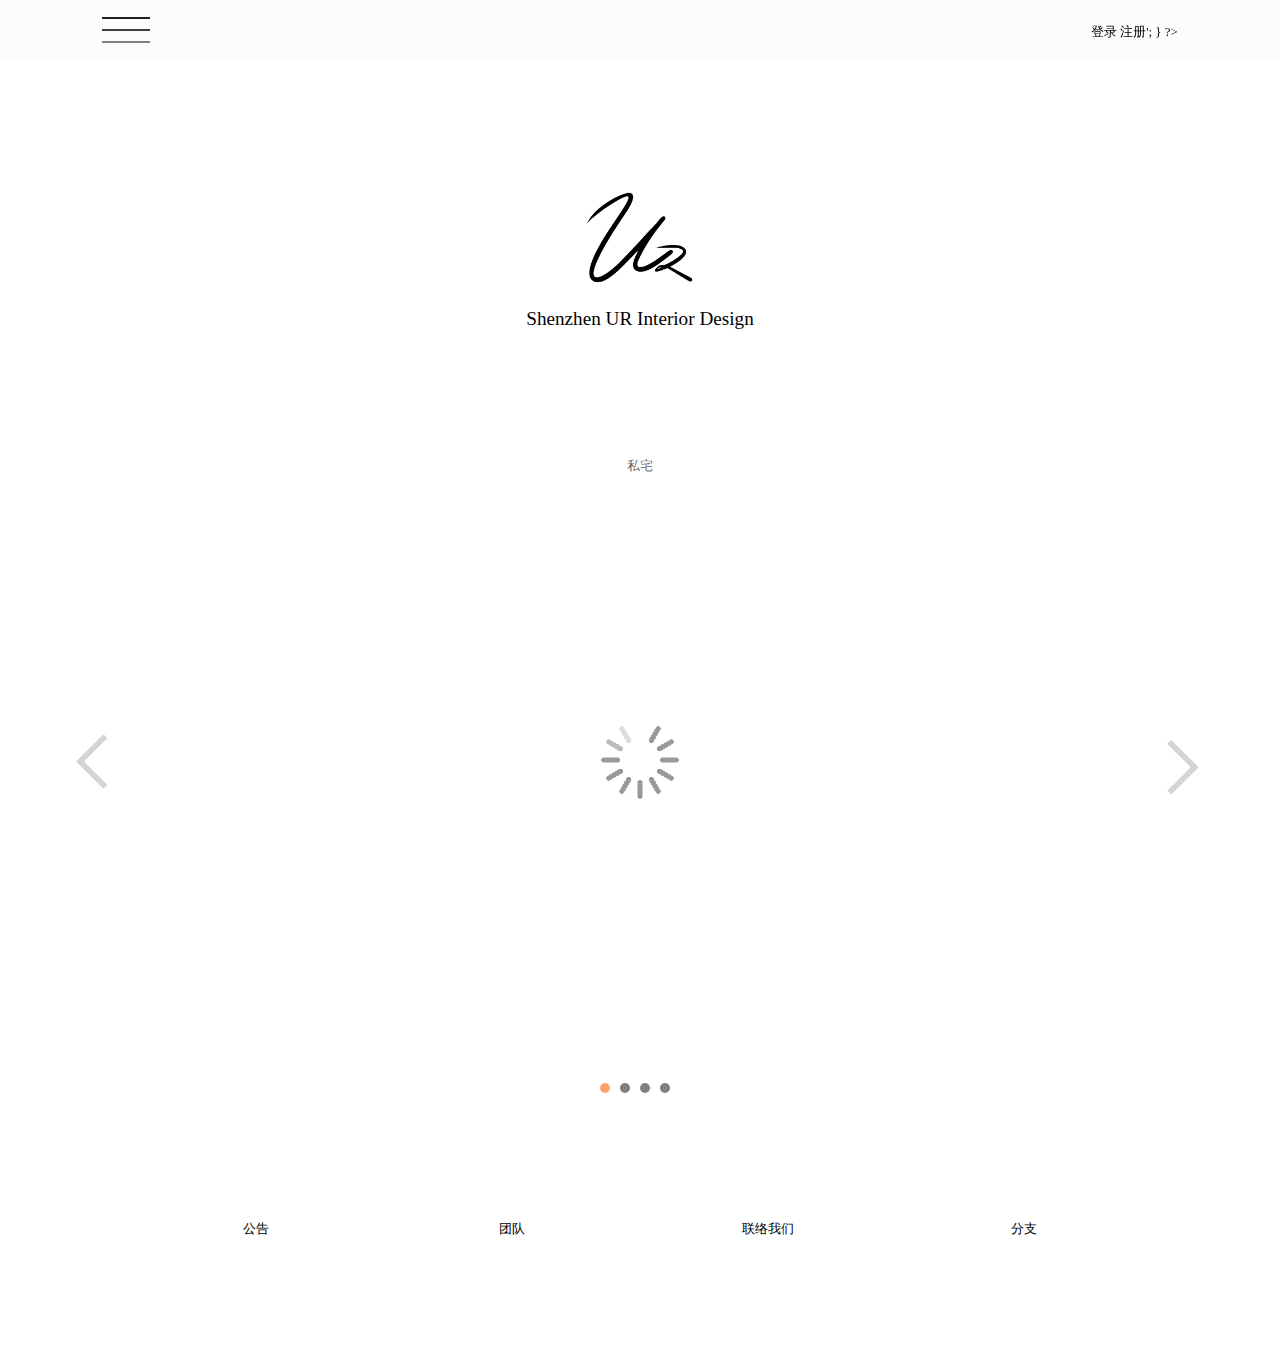
<file: index.html>
<!DOCTYPE html>
<html>
<head>
	<title>UrDesign&nbsp&nbsp|&nbsp&nbsp深圳有仁室内设计</title>
	<meta charset="utf-8">
	<meta name="description" content="深圳友仁设计">
	<meta name="keywords" content="urdesign">
    <meta name="viewport" content="width=device-width,initial-scale=1" />
    <!-- show icon -->
    <link rel="shortcut icon" href="../favicon.ico">
	<!-- Site CSS -->
	<link rel="stylesheet" type="text/css" href="css/cIndex.css">
	<!-- Site js -->
	<script src="js/jslib.js"></script>
	<script src="js/jsindex.js"></script>
</head>

<body>
    <nav>
        <div class="sCanvas" id="sCanvas">
            <canvas id="myCanvas" width="48px" height="48px" 
                onmouseover="displayUl();">
            </canvas>
            <ul id="downUl" onmouseout="hideUl()">
                <li onclick="signOut();">退出</li>
            </ul>
            <div class="clear"></div>
        </div>
        <span class="sRight">
            <?php
            session_start();
            if(isset($_SESSION['username'])) {
                // 已登录
                $username=$_SESSION['username'];
                echo "Hello, "."$username"." !";
            }else {
                // 未登录
                echo '<a href="../views/signIn.html">登录</a> <a href="../views/signUp.html">注册</a>';
            }
            ?>
        </span>
        <div class="clear"></div>
    </nav>
    <div class="blank-div"></div>
    <div class="top-decoration" id="logo-ontop-div">
        <a href="index.html">
            <img class="top-decoration" id="logo-ontop" alt="Logo" src="images/logo-black.png" />
        </a>
    </div>
    <div class="top-text" id="top-text-div">
        <p class="top-text">Shenzhen UR Interior Design</p>
    </div>
    <div class="blank-div"></div>

    <div class="mid-max-div" id="mid-max-div">
        <div class="arrow-div" id="arrow-left-div">
            <img class="arrow" id="arrow-left" alt="arrow-left" 
            src="images/arrow-left.jpg" onclick="prePic()" 
            onmouseover="mouseOver()" onmouseout="mouseOut()" />
        </div>
        <div class="mid-container" id="mid-container">
            <p class="mid-text" id="mid-text">私宅/别墅</p>
            <div class="mid-pics-div" id="mid-pics-div"
                onmouseover="mouseOver()" onmouseout="mouseOut()">
                <!-- <img class="mid-pics" id="mid-pic" 
                    alt="私宅" src="images/1.私宅.jpg" /> -->
                <a href="views/exhibition.html">    
                <img class="mid-pics" id="mid-pic" 
                    alt="私宅" src="images/1.jpg" />
                </a>
                <img class="loadingPic" id="loadingPic"
                    alt="loading..." src="images/loading.gif"
                    style="display:none" />
            </div>
        </div>
        <div class="arrow-div" id="arrow-right-div">
            <img class="arrow" id="arrow-right" alt="arrow-right" 
            src="images/arrow-right.jpg" onclick="nextPic()"
            onmouseover="mouseOver()" onmouseout="mouseOut()" />
        </div>
        <div class="clear"></div>
    </div/>
    <!-- picIndex -->
    <ul class="focusBox">
        <li onclick="showPic(1)"></li>
        <li onclick="showPic(2)"></li>
        <li onclick="showPic(3)"></li>
        <li onclick="showPic(4)"></li>
        <div class="clear"></li>
    </ul>
    <div class="blank-div"></div>

    <footer class="footer">
        <ul class="footer">
            <li><a href="views/announcement.html">公告</a></li>
            <li><a href="views/team.html">团队</a></li>
            <li><a href="views/contactUs.html">联络我们</a></li>
            <li><a href="views/branch.html">分支</a></li>
        </ul>
    </footer>
</body>
</head>
</html>
</file>
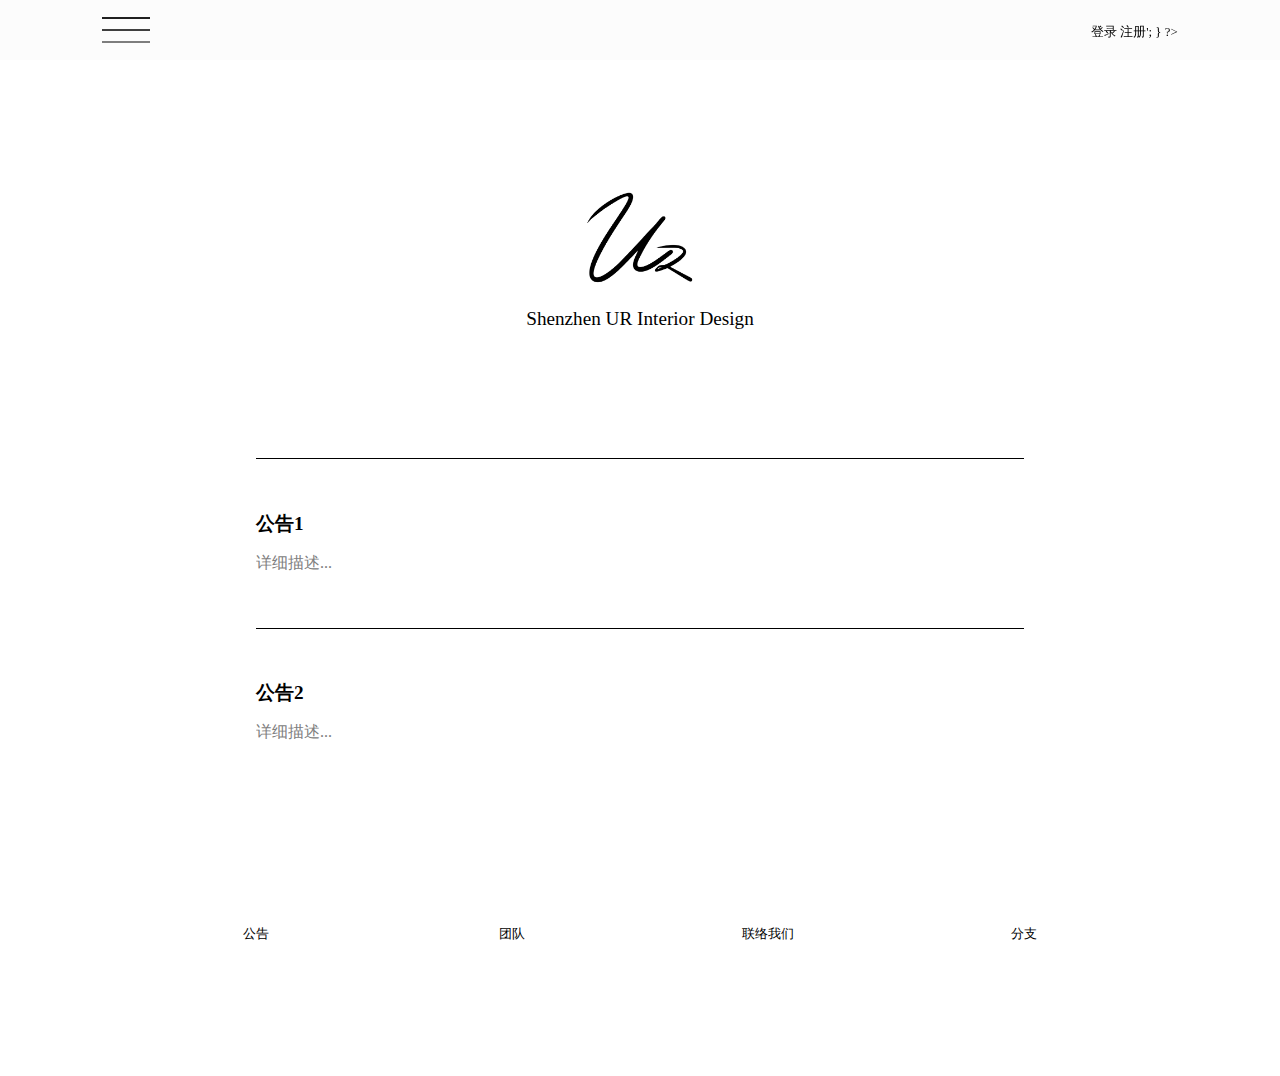
<file: views/announcement.html>
<!DOCTYPE html>
<html>
<head>
    <title>Announcement&nbsp&nbsp|&nbsp&nbspUrDesign</title>
    <meta charset="utf-8">
    <meta name="viewport" content="width=device-width,initial-scale=1" />
    <!-- show icon -->
    <link rel="shortcut icon" href="../favicon.ico">
	<!-- Site CSS -->
	<link rel="stylesheet" type="text/css" href="../css/cIndex.css">
	<link rel="stylesheet" type="text/css" href="../css/cAnnouncement.css">
	<!-- Site js -->
	<script src="../js/jslib.js"></script>
	<script src="../js/jsurdesign.js"></script>
</head>
<body>
    <nav>
        <div class="sCanvas" id="sCanvas">
            <canvas id="myCanvas" width="48px" height="48px" 
                onmouseover="displayUl();">
            </canvas>
            <ul id="downUl" onmouseout="hideUl()">
                <li onclick="signOut();">退出</li>
            </ul>
            <div class="clear"></div>
        </div>
        <span class="sRight">
            <?php
            session_start();
            if(isset($_SESSION['username'])) {
                // 已登录
                $username=$_SESSION['username'];
                echo "Hello, "."$username"." !";
            }else {
                // 未登录
                echo '<a href="../views/signIn.html">登录</a> <a href="../views/signUp.html">注册</a>';
            }
            ?>
        </span>
        <div class="clear"></div>
    </nav>
    <div class="blank-div"></div>
    <div class="top-decoration" id="logo-ontop-div">
        <a href="../index.html">
            <img class="top-decoration" id="logo-ontop" alt="Logo" src="../images/logo-black.png" />
        </a>
    </div>
    <div class="top-text" id="top-text-div">
        <p class="top-text">Shenzhen UR Interior Design</p>
    </div>
    <div class="blank-div"></div>

    <!-- content -->
    <div class="content">
        <div class="announcement">
            <h1>公告1</h1>
            <p>
                详细描述...
            </p>
        </div>
        <div class="announcement">
            <h1>公告2</h1>
            <p>
                详细描述...
            </p>
        </div>
    </div>

    <div class="blank-div"></div>

    <!-- footer -->
    <footer class="footer">
        <ul class="footer">
            <li><a href="announcement.html">公告</a></li>
            <li><a href="team.html">团队</a></li>
            <li><a href="contactUs.html">联络我们</a></li>
            <li><a href="branch.html">分支</a></li>
        </ul>
    </footer>
</body>
</html>
</file>
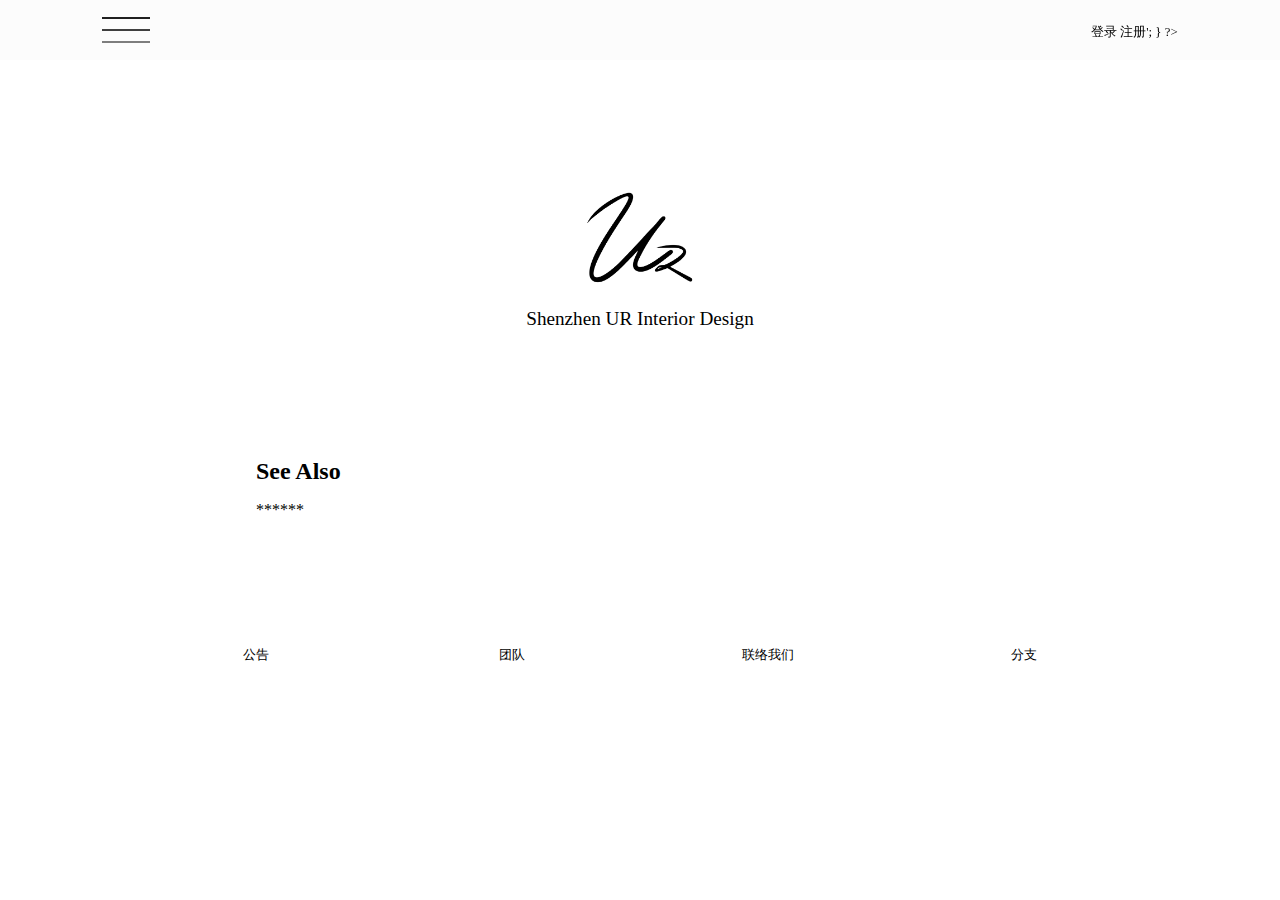
<file: views/branch.html>
<!DOCTYPE html>
<html>
<head>
    <title>Branch&nbsp&nbsp|&nbsp&nbspUrDesign</title>
    <meta charset="utf-8">
    <meta name="viewport" content="width=device-width,initial-scale=1" />
    <!-- show icon -->
    <link rel="shortcut icon" href="../favicon.ico">
	<!-- Site CSS -->
	<link rel="stylesheet" type="text/css" href="../css/cIndex.css">
	<link rel="stylesheet" type="text/css" href="../css/cBranch.css">
	<!-- Site js -->
	<script src="../js/jslib.js"></script>
	<script src="../js/jsurdesign.js"></script>
</head>
<body>
    <nav>
        <div class="sCanvas" id="sCanvas">
            <canvas id="myCanvas" width="48px" height="48px" 
                onmouseover="displayUl();">
            </canvas>
            <ul id="downUl" onmouseout="hideUl()">
                <li onclick="signOut();">退出</li>
            </ul>
            <div class="clear"></div>
        </div>
        <span class="sRight">
            <?php
            session_start();
            if(isset($_SESSION['username'])) {
                // 已登录
                $username=$_SESSION['username'];
                echo "Hello, "."$username"." !";
            }else {
                // 未登录
                echo '<a href="../views/signIn.html">登录</a> <a href="../views/signUp.html">注册</a>';
            }
            ?>
        </span>
        <div class="clear"></div>
    </nav>
    <div class="blank-div"></div>
    <div class="top-decoration" id="logo-ontop-div">
        <a href="../index.html">
            <img class="top-decoration" id="logo-ontop" alt="Logo" src="../images/logo-black.png" />
        </a>
    </div>
    <div class="top-text" id="top-text-div">
        <p class="top-text">Shenzhen UR Interior Design</p>
    </div>
    <div class="blank-div"></div>

    <!-- content -->
    <div class="content">
        <h1>See Also</h1>
        <p>******</p>
    </div>

    <div class="blank-div"></div>

    <!-- footer -->
    <footer class="footer">
        <ul class="footer">
            <li><a href="announcement.html">公告</a></li>
            <li><a href="team.html">团队</a></li>
            <li><a href="contactUs.html">联络我们</a></li>
            <li><a href="branch.html">分支</a></li>
        </ul>
    </footer>
</body>
</html>
</file>
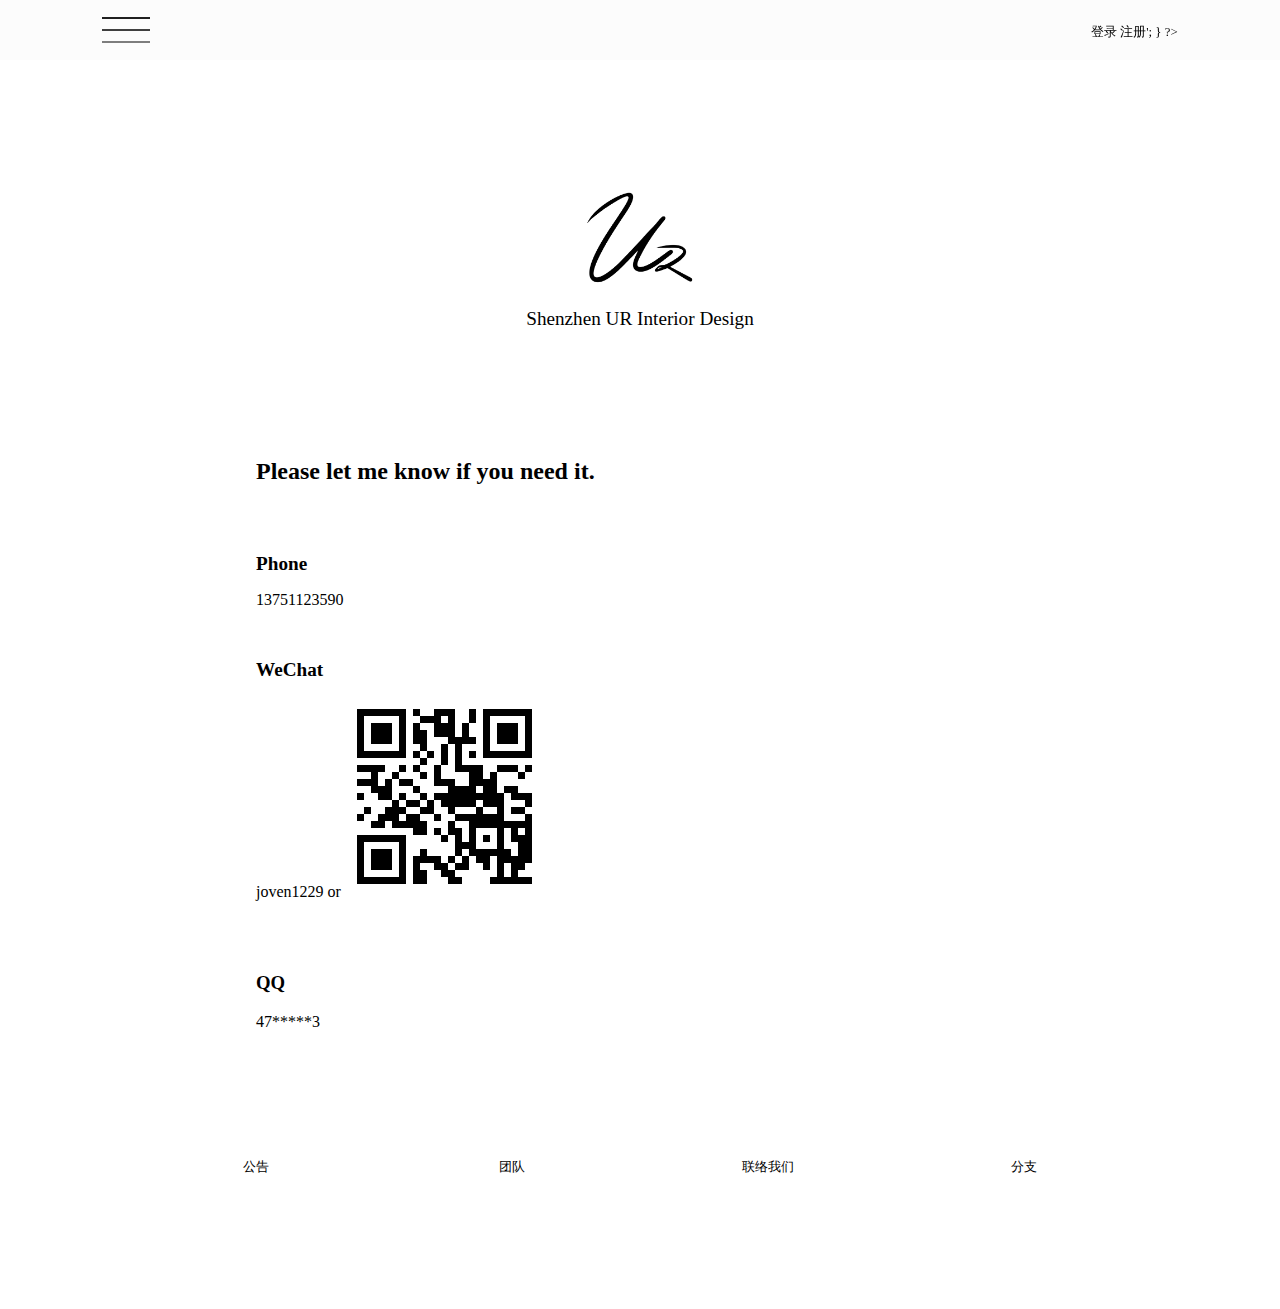
<file: views/contactUs.html>
<!DOCTYPE html>
<html>
<head>
    <title>Contact Us&nbsp&nbsp|&nbsp&nbspUrDesign</title>
    <meta charset="utf-8">
    <meta name="viewport" content="width=device-width,initial-scale=1" />
    <!-- show icon -->
    <link rel="shortcut icon" href="../favicon.ico">
	<!-- Site CSS -->
	<link rel="stylesheet" type="text/css" href="../css/cIndex.css">
	<link rel="stylesheet" type="text/css" href="../css/cContactUs.css">
	<!-- Site js -->
	<script src="../js/jslib.js"></script>
	<script src="../js/jsurdesign.js"></script>
</head>
<body>
    <nav>
        <div class="sCanvas" id="sCanvas">
            <canvas id="myCanvas" width="48px" height="48px" 
                onmouseover="displayUl();">
            </canvas>
            <ul id="downUl" onmouseout="hideUl()">
                <li onclick="signOut();">退出</li>
            </ul>
            <div class="clear"></div>
        </div>
        <span class="sRight">
            <?php
            session_start();
            if(isset($_SESSION['username'])) {
                // 已登录
                $username=$_SESSION['username'];
                echo "Hello, "."$username"." !";
            }else {
                // 未登录
                echo '<a href="../views/signIn.html">登录</a> <a href="../views/signUp.html">注册</a>';
            }
            ?>
        </span>
        <div class="clear"></div>
    </nav>
    <div class="blank-div"></div>
    <div class="top-decoration" id="logo-ontop-div">
        <a href="../index.html">
            <img class="top-decoration" id="logo-ontop" alt="Logo" src="../images/logo-black.png" />
        </a>
    </div>
    <div class="top-text" id="top-text-div">
        <p class="top-text">Shenzhen UR Interior Design</p>
    </div>
    <div class="blank-div"></div>

    <!-- content -->
    <div class="content">
        <h1>Please let me know if you need it.</h1>
        <br /><br />
        <h2>Phone</h2>
        <p>13751123590</p>
        <br />
        <h2>WeChat</h2>
        <p>
            joven1229 or 
            <span><img src="../images/wechatQR.png" alt="QRCode" /></span>
        </p>
        <br /><br />
        <h3>QQ</h3>
        <p>47*****3</p>
    </div>

    <div class="blank-div"></div>

    <!-- footer -->
    <footer class="footer">
        <ul class="footer">
            <li><a href="announcement.html">公告</a></li>
            <li><a href="team.html">团队</a></li>
            <li><a href="contactUs.html">联络我们</a></li>
            <li><a href="branch.html">分支</a></li>
        </ul>
    </footer>
</body>
</html>
</file>
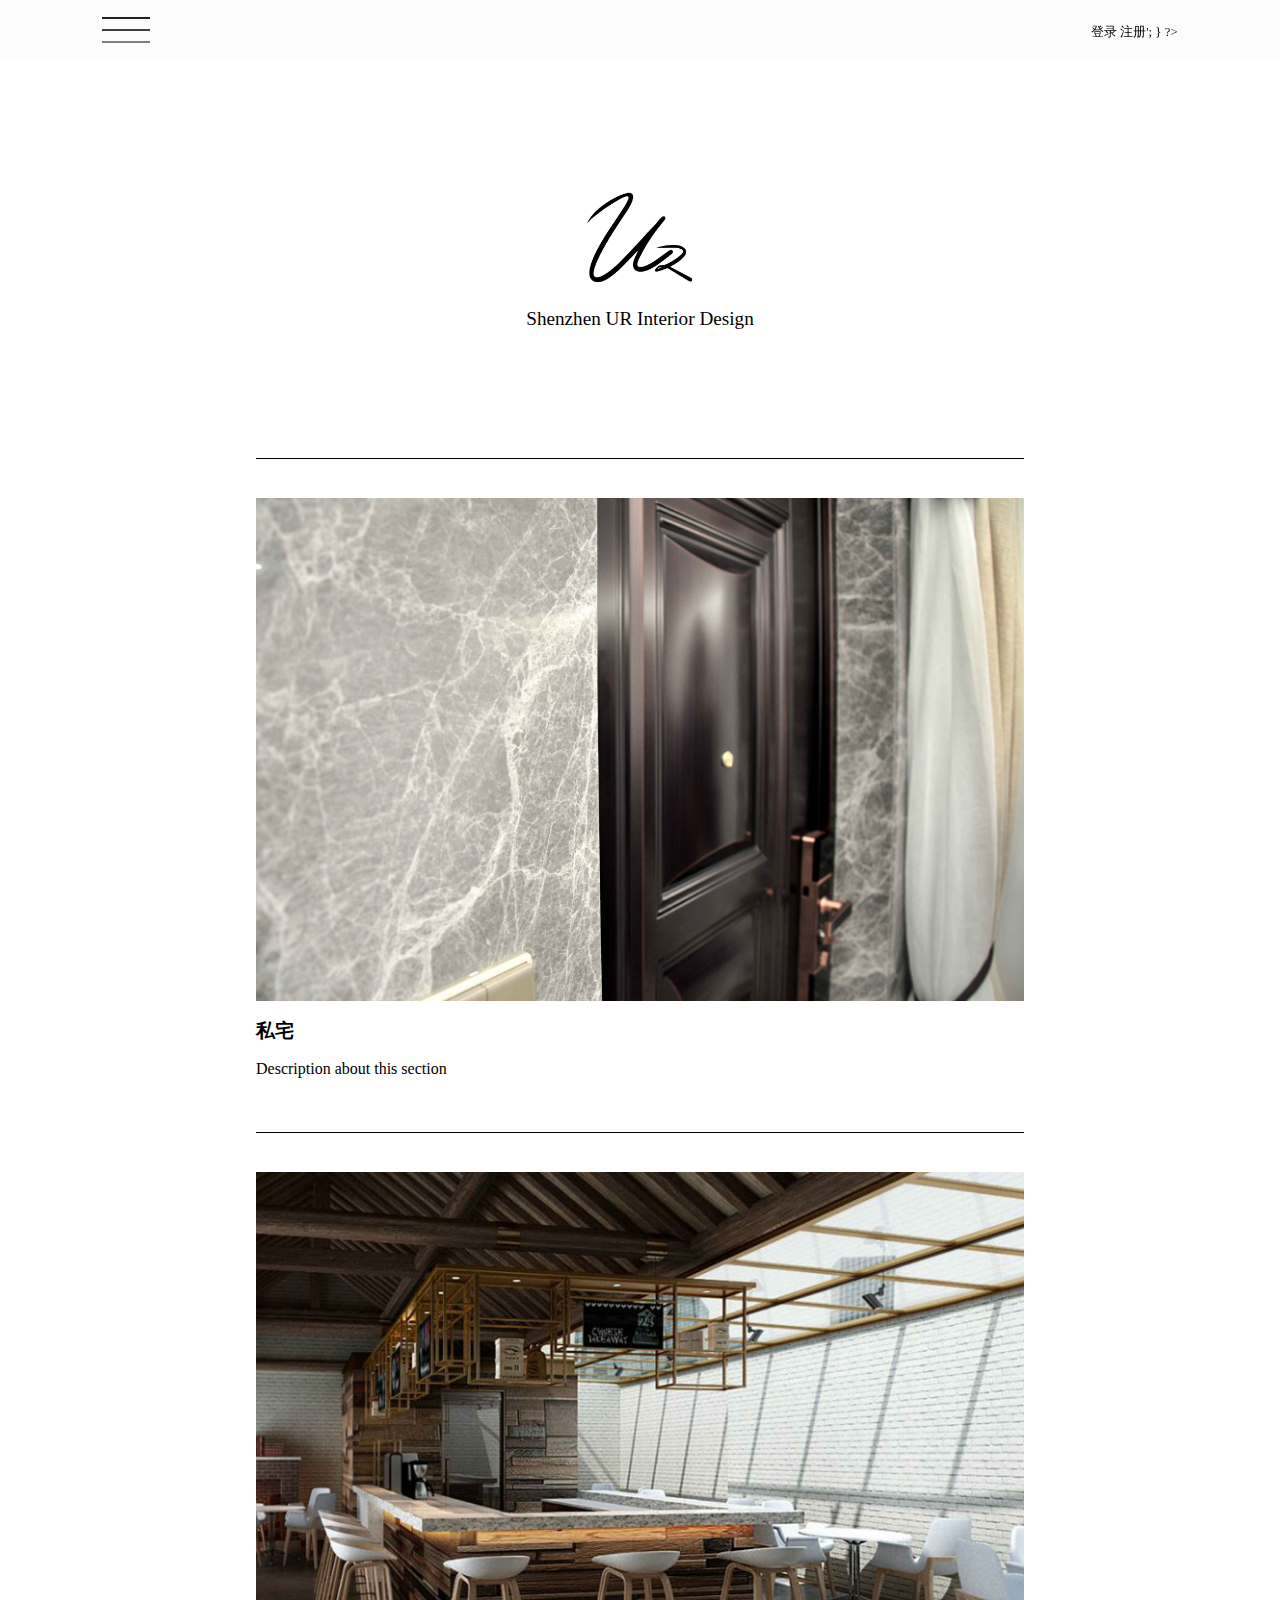
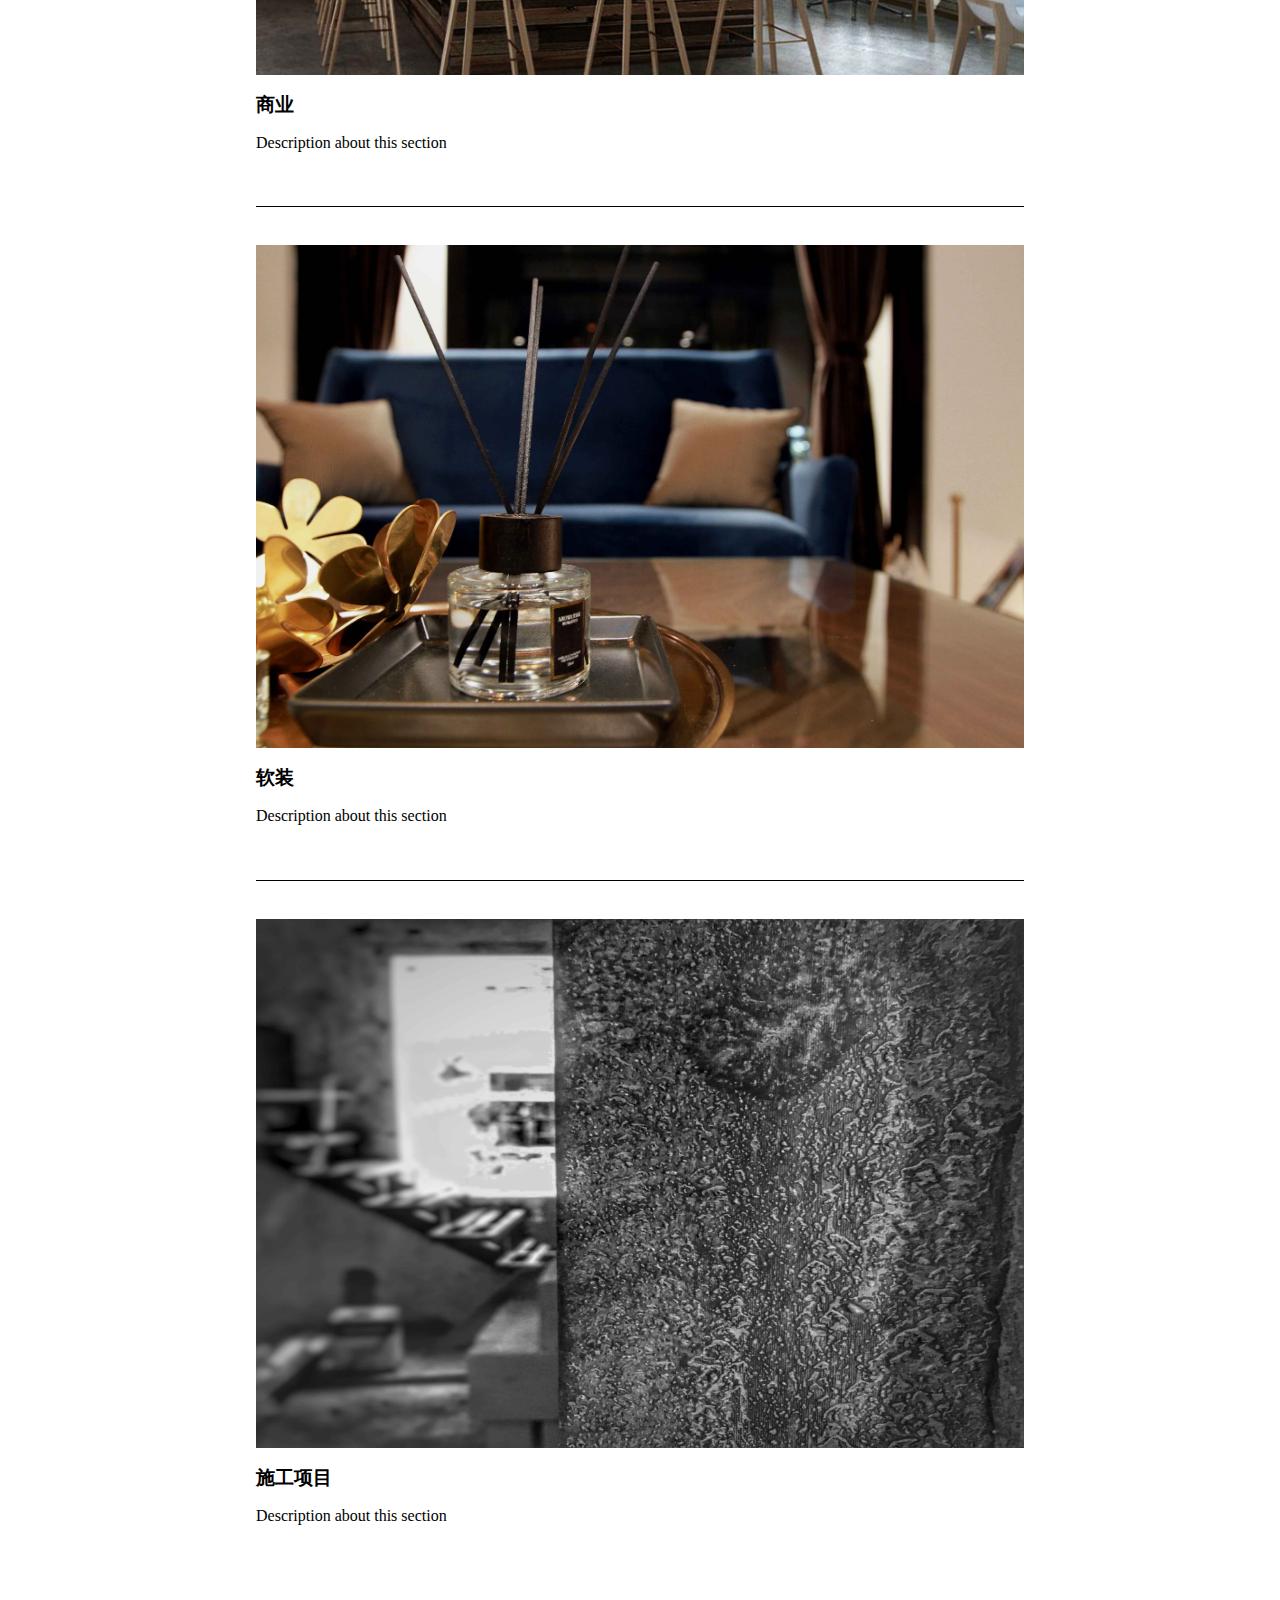
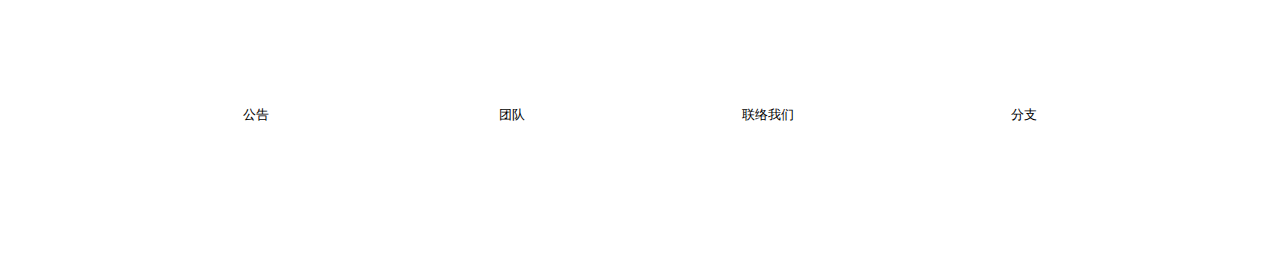
<file: views/exhibition.html>
<!DOCTYPE html>
<html>
<head>
    <title>Exhibition&nbsp&nbsp|&nbsp&nbspUrDesign</title>
    <meta charset="UTF-8">
    <meta name="viewport" content="width=device-width,initial-scale=1">
	<link rel="stylesheet" type="text/css" href="../css/cIndex.css">
	<link rel="stylesheet" type="text/css" href="../css/cExhibition.css">
    <!-- show icon -->
    <link rel="shortcut icon" href="../favicon.ico">
	<!-- Site js -->
	<script src="../js/jslib.js"></script>
	<script src="../js/jsurdesign.js"></script>
</head>
<body>
    <nav>
        <div class="sCanvas" id="sCanvas">
            <canvas id="myCanvas" width="48px" height="48px" 
                onmouseover="displayUl();">
            </canvas>
            <ul id="downUl" onmouseout="hideUl()">
                <li onclick="signOut();">退出</li>
            </ul>
            <div class="clear"></div>
        </div>
        <span class="sRight">
            <?php
            session_start();
            if(isset($_SESSION['username'])) {
                // 已登录
                $username=$_SESSION['username'];
                echo "Hello, "."$username"." !";
            }else {
                // 未登录
                echo '<a href="../views/signIn.html">登录</a> <a href="../views/signUp.html">注册</a>';
            }
            ?>
        </span>
        <div class="clear"></div>
    </nav>
    <div class="blank-div"></div>
    <div class="top-decoration" id="logo-ontop-div">
        <a href="../index.html">
            <img class="top-decoration" id="logo-ontop" alt="Logo" src="../images/logo-black.png" />
        </a>
    </div>
    <div class="top-text" id="top-text-div">
        <p class="top-text">Shenzhen UR Interior Design</p>
    </div>
    <div class="blank-div"></div>

    <div class="content">
        <div class="exhibition">
            <img class="pic" src="../images/1.jpg" alt="私宅" />
            <section class="display">
                <h1>私宅</h1>
                <p>Description about this section</p>
            </section>
        </div>
        <div class="exhibition">
            <img class="pic" src="../images/2.jpg" alt="商业" />
            <section class="display">
                <h1>商业</h1>
                <p>Description about this section</p>
            </section>
        </div>
        <div class="exhibition">
            <img class="pic" src="../images/3.jpg" alt="软装" />
            <section class="display">
                <h1>软装</h1>
                <p>Description about this section</p>
            </section>
        </div>
        <div class="exhibition">
            <img class="pic" src="../images/4.jpg" alt="室内" />
            <section class="display">
                <h1>施工项目</h1>
                <p>Description about this section</p>
            </section>
        </div>
        <!-- <aside>
        </aside> -->
        <div class="clear"></div>
    </div>

    <div class="blank-div"></div>

    <!-- footer -->
    <footer class="footer">
        <ul class="footer">
            <li><a href="announcement.html">公告</a></li>
            <li><a href="team.html">团队</a></li>
            <li><a href="contactUs.html">联络我们</a></li>
            <li><a href="branch.html">分支</a></li>
        </ul>
    </footer>
</body>
</html>
</file>
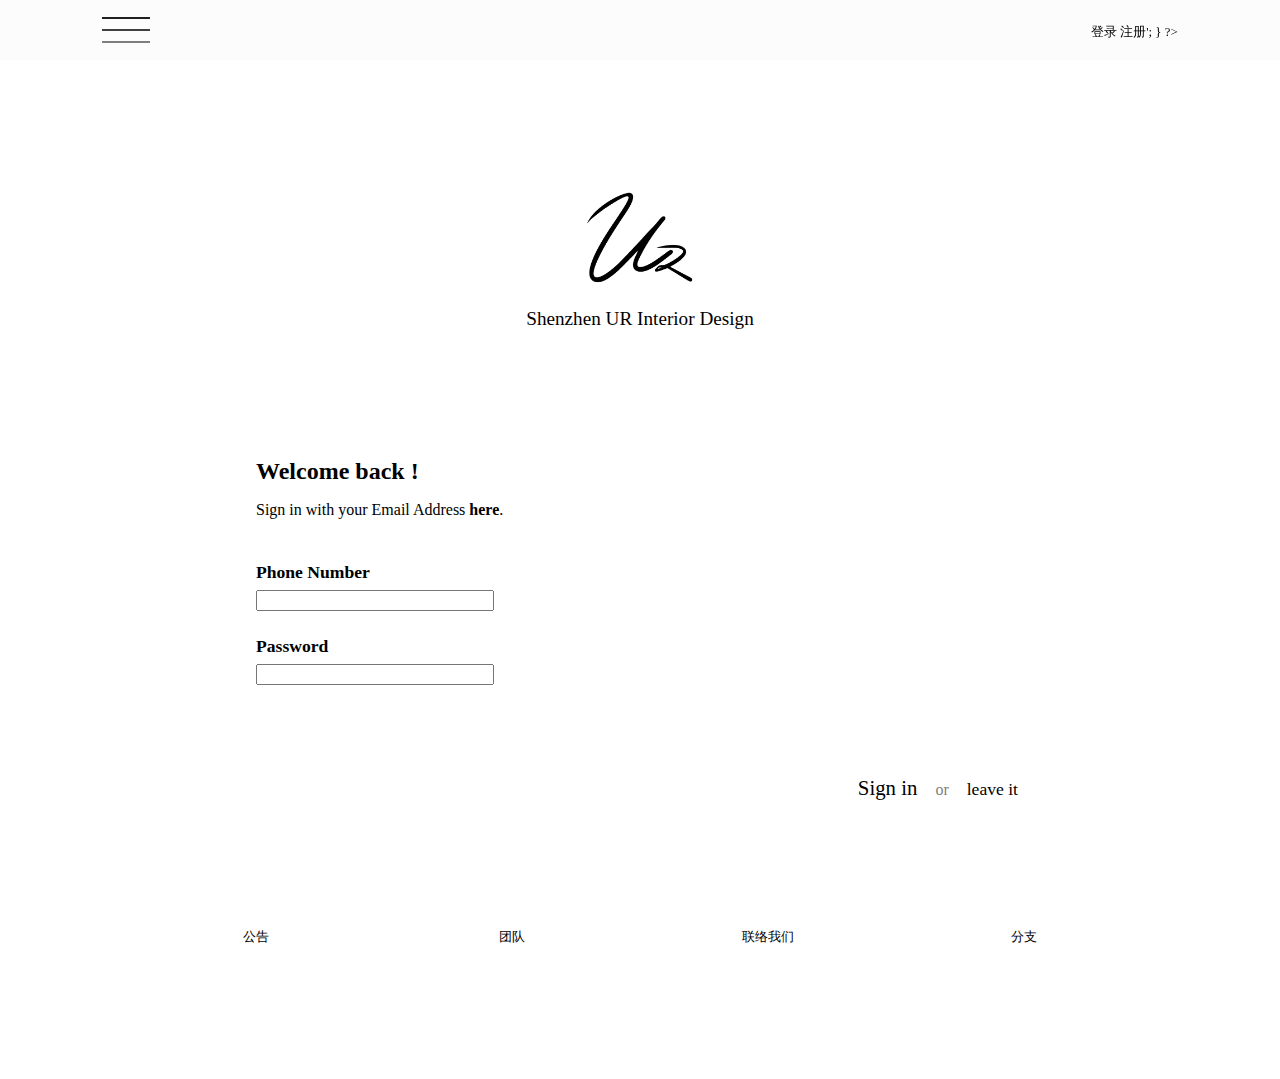
<file: views/signIn.html>
<!DOCTYPE html>
<html>
<head>
    <title>Sign in&nbsp&nbsp|&nbsp&nbspUrDesign</title>
    <meta charset="utf-8">
    <meta name="viewport" content="width=device-width,initial-scale=1" />
    <!-- show icon -->
    <link rel="shortcut icon" href="../favicon.ico">
	<!-- Site CSS -->
	<link rel="stylesheet" type="text/css" href="../css/cIndex.css">
	<link rel="stylesheet" type="text/css" href="../css/cSignIn.css">
	<!-- Site js -->
	<script src="../js/jslib.js"></script>
	<script src="../js/jsurdesign.js"></script>
</head>
<body>
    <nav>
        <div class="sCanvas" id="sCanvas">
            <canvas id="myCanvas" width="48px" height="48px" 
                onmouseover="displayUl();">
            </canvas>
            <ul id="downUl" onmouseout="hideUl()">
                <li onclick="signOut();">退出</li>
            </ul>
            <div class="clear"></div>
        </div>
        <span class="sRight">
            <?php
            session_start();
            if(isset($_SESSION['username'])) {
                // 已登录
                $username=$_SESSION['username'];
                echo "Hello, "."$username"." !";
            }else {
                // 未登录
                echo '<a href="../views/signIn.html">登录</a> <a href="../views/signUp.html">注册</a>';
            }
            ?>
        </span>
        <div class="clear"></div>
    </nav>
    <div class="blank-div"></div>
    <div class="top-decoration" id="logo-ontop-div">
        <a href="../index.html">
            <img class="top-decoration" id="logo-ontop" alt="Logo" src="../images/logo-black.png" />
        </a>
    </div>
    <div class="top-text" id="top-text-div">
        <p class="top-text">Shenzhen UR Interior Design</p>
    </div>
    <div class="blank-div"></div>

    <form action="../php/signIn.php" method="post">
        <div class="sheet-div">
            <h1>Welcome back !</h1>
            <span>Sign in with your Email Address </span>
                <a href="#"><strong>here</strong></a>.
            </br></br></br>
            <p class="title">Phone Number</p>
            <input id="phoneNumber" name="phoneNumber" type="text" required 
            pattern="^\d{11}$" 
            oninvalid="setCustomValidity('请输入正确的手机号码')"/><br/>
            <br/>
            <p class="title">Password</p>
            <input id="password" name="password" type="password" required 
            pattern="\w{6,15}" 
            oninvalid="setCustomValidity('6-15位数字、字母和下划线')"/><br/>
        </div>
        <br/>
        <br /><br /><br /><br />
        <div class="btn-div">
            <input id="btnSubmit" name="submit" type="submit" value="Sign in" />
            <span>  or  </span>
            <input id="btnReset" type="reset" value="leave it" />
        </div>
    </form>
    <div class="blank-div"></div>

    <!-- footer -->
    <footer class="footer">
        <ul class="footer">
            <li><a href="announcement.html">公告</a></li>
            <li><a href="team.html">团队</a></li>
            <li><a href="contactUs.html">联络我们</a></li>
            <li><a href="branch.html">分支</a></li>
        </ul>
    </footer>
</body>
</html>
</file>
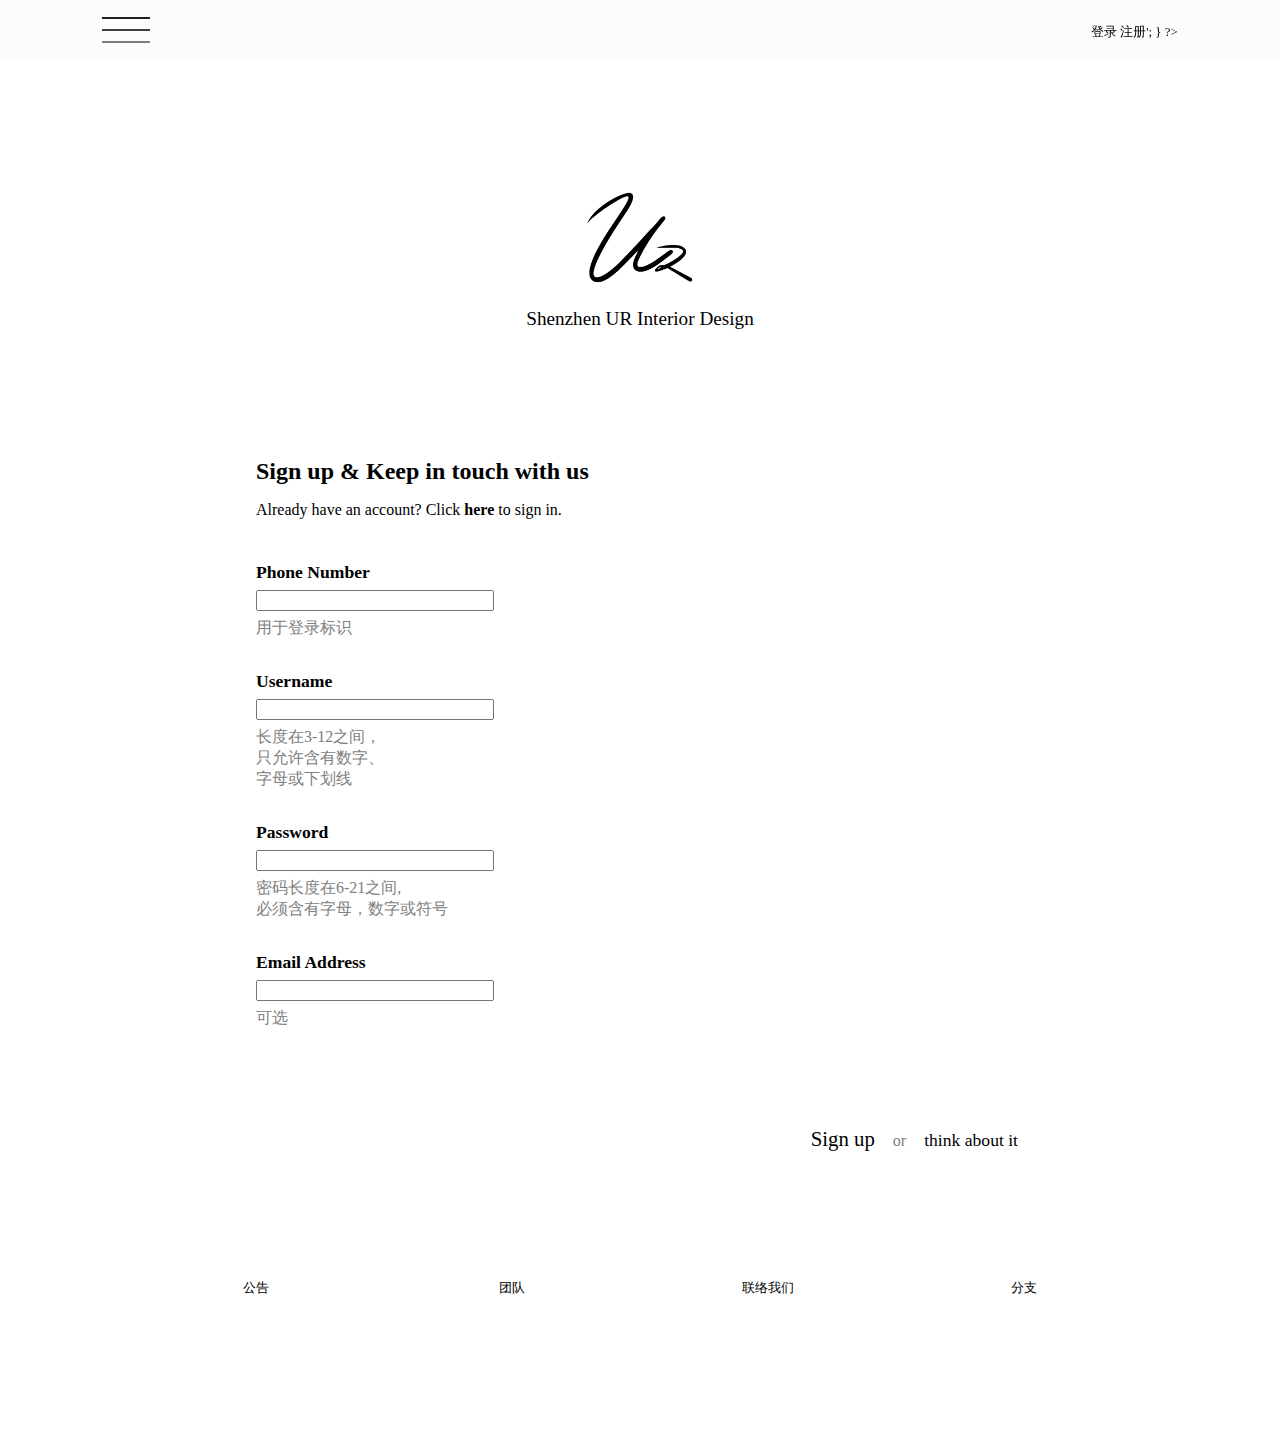
<file: views/signUp.html>
<!DOCTYPE html>
<html>
<head>
    <meta charset="UTF-8">
    <meta name="viewport" content="width=device-width,initial-scale=1">
    <title>Join Us&nbsp&nbsp|&nbsp&nbspUrDesign</title>
    <!-- show icon -->
    <link rel="shortcut icon" href="../favicon.ico">
	<!-- Site CSS -->
	<link rel="stylesheet" type="text/css" href="../css/cIndex.css">
	<link rel="stylesheet" type="text/css" href="../css/cSignUp.css">
	<!-- Site js -->
	<script src="../js/jslib.js"></script>
	<script src="../js/jsurdesign.js"></script>
</head>
<body>
    <nav>
        <div class="sCanvas" id="sCanvas">
            <canvas id="myCanvas" width="48px" height="48px" 
                onmouseover="displayUl();">
            </canvas>
            <ul id="downUl" onmouseout="hideUl()">
                <li onclick="signOut();">退出</li>
            </ul>
            <div class="clear"></div>
        </div>
        <span class="sRight">
            <?php
            session_start();
            if(isset($_SESSION['username'])) {
                // 已登录
                $username=$_SESSION['username'];
                echo "Hello, "."$username"." !";
            }else {
                // 未登录
                echo '<a href="../views/signIn.html">登录</a> <a href="../views/signUp.html">注册</a>';
            }
            ?>
        </span>
        <div class="clear"></div>
    </nav>
    <div class="blank-div"></div>
    <div class="top-decoration" id="logo-ontop-div">
        <a href="../index.html">
            <img class="top-decoration" id="logo-ontop" alt="Logo" src="../images/logo-black.png" />
        </a>
    </div>
    <div class="top-text" id="top-text-div">
        <p class="top-text">Shenzhen UR Interior Design</p>
    </div>
    <div class="blank-div"></div>

    <form action="../php/signUp.php" method="post">
        <div class="sheet-div">
            <h1>Sign up & Keep in touch with us</h1>
            <span>Already have an account? Click </span>
            <a href="signIn.html"><strong>here</strong></a>
            <span> to sign in.</span><br/><br/><br/> 
            <p class="title">Phone Number</p>
            <input id="phoneNumber" name="phoneNumber" type="text" required 
            pattern="^\d{11}$" 
            oninvalid="setCustomValidity('请输入正确的手机号码')"/><br/>
            <p class="des">
                用于登录标识
            </p>
            <br />
            <p class="title">Username</p>
            <input id="username" name="username" type="text" required 
            pattern="^\w{3,12}$" 
            oninvalid="setCustomValidity('输入不合法')" /><br/>
            <p class="des">
                长度在3-12之间，只允许含有数字、字母或下划线
            </p>
            <br/>
            <p class="title">Password</p>
            <input id="password" name="password" type="password" required 
            pattern="^(?![A-Z]+$)(?![a-z]+$)(?!\d+$)(?![\W_]+$)\S{6,21}$" 
            oninvalid="setCustomValidity('6-15位数字、字母和下划线')"/><br/>
            <p class="des">
                密码长度在6-21之间,必须含有字母，数字或符号
            </p>
            <br/>
            <p class="title">Email Address</p>
            <input id="emailAddress" name="email" type="email" 
            oninvalid="setCustomValidity('请输入正确的email地址')"/><br/>
            <p class="des">
                可选
            </p>
        </div>
        <br/>
        <br /><br /><br /><br />
        <div class="btn-div">
            <input id="btnSubmit" name="submit" type="submit" value="Sign up" />
            <span>  or  </span>
            <input id="btnReset" type="reset" value="think about it" />
        </div>
    </form>
    <div class="blank-div"></div>

    <!-- footer -->
    <footer class="footer">
        <ul class="footer">
            <li><a href="announcement.html">公告</a></li>
            <li><a href="team.html">团队</a></li>
            <li><a href="contactUs.html">联络我们</a></li>
            <li><a href="branch.html">分支</a></li>
        </ul>
    </footer>
</body>
</html>
</file>
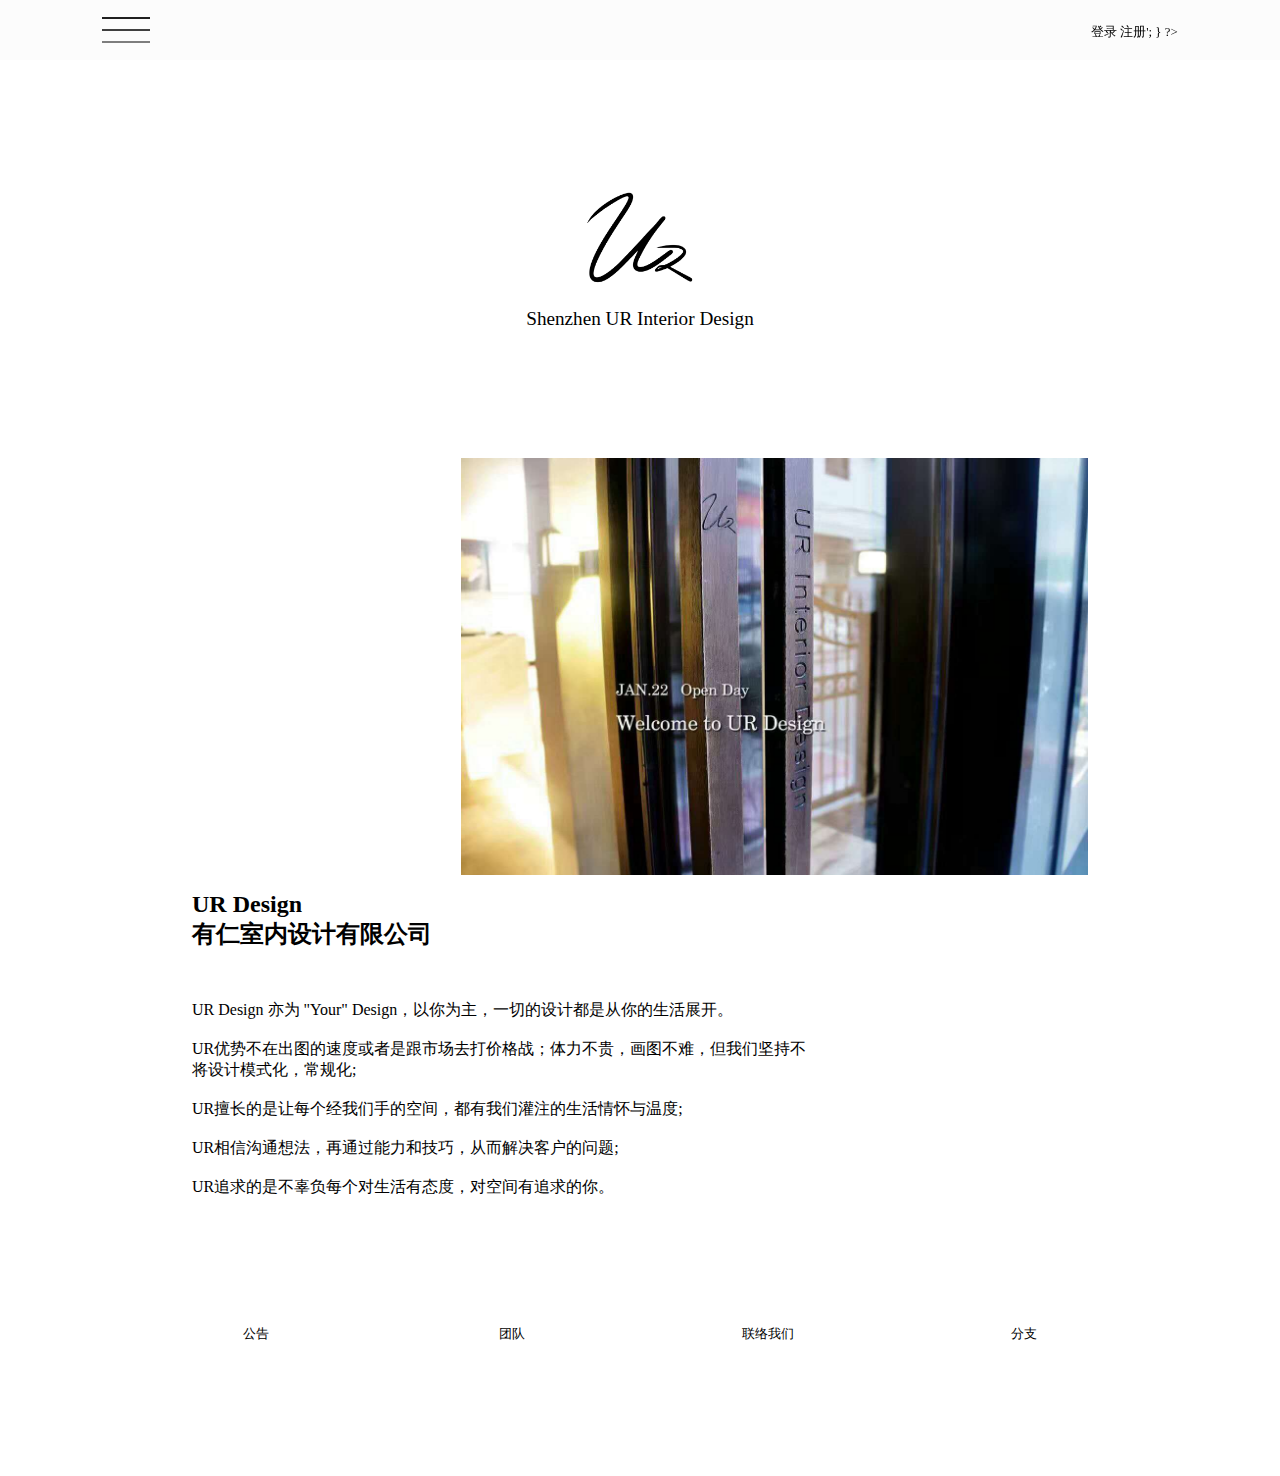
<file: views/team.html>
<!DOCTYPE html>
<html>
<head>
    <title>Team&nbsp&nbsp|&nbsp&nbspUrDesign</title>
    <meta charset="utf-8">
    <meta name="viewport" content="width=device-width,initial-scale=1" />
    <!-- show icon -->
    <link rel="shortcut icon" href="../favicon.ico">
	<!-- Site CSS -->
	<link rel="stylesheet" type="text/css" href="../css/cIndex.css">
	<link rel="stylesheet" type="text/css" href="../css/cTeam.css">
	<!-- Site js -->
	<script src="../js/jslib.js"></script>
	<script src="../js/jsurdesign.js"></script>
</head>
<body>
    <nav>
        <div class="sCanvas" id="sCanvas">
            <canvas id="myCanvas" width="48px" height="48px" 
                onmouseover="displayUl();">
            </canvas>
            <ul id="downUl" onmouseout="hideUl()">
                <li onclick="signOut();">退出</li>
            </ul>
            <div class="clear"></div>
        </div>
        <span class="sRight">
            <?php
            session_start();
            if(isset($_SESSION['username'])) {
                // 已登录
                $username=$_SESSION['username'];
                echo "Hello, "."$username"." !";
            }else {
                // 未登录
                echo '<a href="../views/signIn.html">登录</a> <a href="../views/signUp.html">注册</a>';
            }
            ?>
        </span>
        <div class="clear"></div>
    </nav>
    <div class="blank-div"></div>
    <div class="top-decoration" id="logo-ontop-div">
        <a href="../index.html">
            <img class="top-decoration" id="logo-ontop" alt="Logo" src="../images/logo-black.png" />
        </a>
    </div>
    <div class="top-text" id="top-text-div">
        <p class="top-text">Shenzhen UR Interior Design</p>
    </div>
    <div class="blank-div"></div>

    <!-- content -->
    <div class="content">
        <div class="pic-div">
            <img src="../images/teampage.jpg" alt="teampage" />
            <div class="clear"></div>
        </div>
        <div class="des-div">
            <h1>UR Design<br/>有仁室内设计有限公司</h1>
            <br/>
            <p>
                UR Design 亦为 "Your" Design，以你为主，一切的设计都是从你的生活展开。<br/><br/>UR优势不在出图的速度或者是跟市场去打价格战；体力不贵，画图不难，但我们坚持不将设计模式化，常规化;<br/><br/>UR擅长的是让每个经我们手的空间，都有我们灌注的生活情怀与温度;<br/><br/>UR相信沟通想法，再通过能力和技巧，从而解决客户的问题;<br/><br/>UR追求的是不辜负每个对生活有态度，对空间有追求的你。
            </p>
        </div>
    </div>

    <div class="blank-div"></div>

    <!-- footer -->
    <footer class="footer">
        <ul class="footer">
            <li><a href="announcement.html">公告</a></li>
            <li><a href="team.html">团队</a></li>
            <li><a href="contactUs.html">联络我们</a></li>
            <li><a href="branch.html">分支</a></li>
        </ul>
    </footer>
</body>
</html>
</file>
<file: css/cIndex.css>
body {
	margin:0; padding:0;
	width:100%; text-align:center;
    position:absolute;
	top:0;	left:0;
    font-size:100%;
    font-family:STXiHei,Tahoma;
}

/*
 * nav
 */
nav {
    width:100%;
    height:60px;
    position:fixed;
    background-color:rgba(251,251,251,0.8);
    z-index:80;
}
nav canvas {
    float:left;
    margin-left:8%;
    margin-top:6px;
    cursor:pointer;
}
div.sCanvas ul {
    position:absolute;
    background-color:rgba(251,251,251,0.8);
    padding-left:8%; margin-top:60px;
    padding:0;
    display:none;
    opacity:0.5; transition:opacity 0.7s;
    width:100%;
    }
div.sCanvas ul:hover {opacity:1;}
div.sCanvas ul li {
    list-style:none;
    margin-left:8%;
    width:48px;
    clear:both;
    text-align:center;
    cursor:pointer;
}
nav span.sRight {
    /* float:right; */
    position:absolute;
    right:8%;
    top:24px;
    /* padding-right:8%; */
    /* padding-top:24px; */
    font-size:0.8rem;
    /*不换行*/
    white-space:nowrap;
}
a {
    color:#000;
    text-decoration:none;
}

/*
 * top
 */
.top-decoration {
	margin:0 auto;
}
#logo-ontop-div {
	margin:0 auto;
	overflow:hidden;
}
#logo-ontop {
    width:20%;
    max-width:110px;
    margin-top:60px;
}
p.top-text {
	font-family:Tahoma;
	font-size:1.2em;
	font-weight:lighter;
}

.blank-div {
    margin-top:10%
}
/*
 * mid-max-div
 */
div.mid-max-div {
	width:100%;
	margin:0 auto;
	padding=0;
}
#mid-container {
	margin:0 auto;
	padding:0;
	width:70%;
/*	border:1px solid #000;	*/
	float:left;
}

div.arrow-div {
    width:15%;
	float:left; 
/*    height:625px; */
	padding:0; margin:0;
}
img.arrow {
	width:80%; 
    max-width:100px;
    height:auto; 
	padding:0;
/*    margin-top:262px; */
	opacity:0.3;
	transition:opacity 0.7s;
}
img.arrow:hover {opacity:0.9;}

@font-face {
	font-family:STXiHei;
	src:url('font/STXiHei.ttf') format('ttf');
	font-style:normal;
	font-weight:normal;
}
p.mid-text {
	text-align:center;
	padding:0;
    margin-top:0;
	margin-bottom:15px;
	font-size:0.8em;
	font-family:STXiHei;
}
/*
 * 中间图片切换
 */
#mid-pics-div {
	width:100%;
	margin:0 auto;
	padding:0;
	overflow:hidden;
    transition:width 0.3s;
}
/*
#mid-pics-div:hover {
    overflow:visible;
    transition:width 0.3s;
}
*/
.mid-pics {
	width:98%;
	height:auto;
	margin:0 auto;
	display:block;
    z-index:-1;
    transition:width 0.3s;
}
.mid-pics:hover {
    width:100%;
    z-index:99;
}
.loadingPic {
    width:80px; height:80px;
    margin:0 auto;
}
@media screen and (max-width:650px) {
    #mid-container {width:100%;}
    #mid-pics-div {width:100%;}
    .mid-pics {width:100%};
.mid-pics:hover {}
#mid-pics-div:hover {}
    .arrow-div {position:absolute;}
    #arrow-left-div {left:0; z-index:3;}
    #arrow-right-div {right:0;}
}
/*
 * focusBox
 */
ul.focusBox {
    list-style:none;
    margin:0 auto;
    margin-top:18px;
    padding:0;
    width:80px;
}
ul.focusBox li {
    float:left;
    border-radius:10px;
    width:10px;
    height:10px;
    margin-right:10px;
    background-color:grey;
    cursor:pointer;
    z-index:0;
}
ul.focusBox li.cur {
    background-color:#f60;
    opacity:0.6;
    filter:alpha(opacity=60);
    z-index:0;
}

/*
 * 弹出窗
 */
div.note {
    text-align:left;
    padding-left:2%;
    width:40%;
    position:fixed;
    top:30%; left:30%;
    background-color:white;
    z-index:50;
}
/*
#cancel {
    position:absolute;
    right:2%;    top:2%;
    width:60px; height:60px;
    z-index:999;
}
*/

/*
 * footer
 */
footer {
	width:100%;
	height:150px;
/*	background-color:#E0E3DA; */
}
ul.footer {
	padding:0;
	padding-bottom:50px;
	margin:0 auto;
    width:80%;
}
ul.footer li {
	list-style:none;
	float:left;
	width:25%;
	font-size:0.8em;
}

.clear {clear:both;}
</file>
<file: css/cAnnouncement.css>
/* 
 * announcement
 */

div.content {
    width:60%;
    margin:0 auto;
}
.announcement {
    width:100%;
    text-align:left;
    padding-top:5%;
    padding-bottom:5%;
    border-top:1px solid #000;
}
h1 {font-size:1.2em;}
div.announcement p {
    color:grey;
    font-size:1.0em;
    width:80%;
    text-overflow:ellipsis;
    overflow:hidden;
    display:-webkit-box;
    -webkit-line-clamp:2;
    -webkit-box-orient:vertical;
}
</file>
<file: css/cBranch.css>
/*
 * branch
 */

div.content {
    width:60%;
    margin:0 auto;
    text-align:left;
}
div.content h1 {font-size:1.5em;}
</file>
<file: css/cContactUs.css>
/*
 * contact us
 */

div.content {
    width:60%;
    margin:0 auto;
    text-align:left;
}
div.content h1 {font-size:1.5em;}
div.content h2 {font-size:1.2em;}
div.content p {font-size:1.0em;}
</file>
<file: css/cExhibition.css>
/*
 * exhibition
 */

div.content {
    width:60%;
    margin:0 auto;
}
/*
aside {
    width:20%;
    height:20%;
    position:fixed;
    right:10%;
    border:1px solid #000;
}
*/
.exhibition {
    width:100%;
    text-align:left;
    padding-top:5%;
    padding-bottom:5%;
    border-top:1px solid #000;
}
img.pic {
    width:100%;
}
h1 {font-size:1.2em;}
p {font-size:1.0em;}

@media screen and (max-width:650px) {
    div.content {
        width:90%; 
        padding-left:5%;
        padding-right:5%;
    }
}
</file>
<file: css/cSignIn.css>
form {
    width:60%;
    margin-left:20%;
    text-align:left;
}

/* words in form */
form h1 {
    font-size:1.5em;
}
form p {
    margin-top:7px;
    margin-bottom:7px;
}
p.title {
    font-weight:bold;
    font-size:1.1em;
}
p.des {
    color:grey;
    font-size:0.9;
    width:220px;
    word-break:keep-all;
}
/* input in form */
div.sheet-div input {
    width:30%;
    min-width:180px;
}

/* btn in form */
div.btn-div {
    width:100%;
    text-align:right;
    white-space:nowrap;
}
div.btn-div span {
    font-size:1.0em;
    white-space:pre;
    color:grey;
}
div.btn-div input {
    background-color:transparent;
    font-family:STXiHei,Tahoma;
    cursor:pointer;
    border:none;
}
#btnSubmit {
    font-size:1.3em;
}
#btnReset {
    font-size:1.1em;
}

@media screen and (max-width:600px) {
form {
    width:60%;
    margin:0 auto;
}
}
</file>
<file: css/cSignUp.css>
/*
 * sign up
 */
form {
    width:60%;
    margin-left:20%;
    text-align:left;
}

/* words in form */
form h1 {
    font-size:1.5em;
}
form p {
    margin-top:7px;
    margin-bottom:7px;
}
p.title {
    font-weight:bold;
    font-size:1.1em;
}
p.des {
    color:grey;
    font-size:0.9;
    width:220px;
    word-break:keep-all;
}
/* input in form */
div.sheet-div input {
    width:30%;
    min-width:180px;
}

/* btn in form */
div.btn-div {
    width:100%;
    text-align:right;
    white-space:nowrap;
}
div.btn-div span {
    font-size:1.0em;
    white-space:pre;
    color:grey;
}
div.btn-div input {
    background-color:transparent;
    font-family:STXiHei,Tahoma;
    cursor:pointer;
    border:none;
}
#btnSubmit {
    font-size:1.3em;
}
#btnReset {
    font-size:1.1em;
}

@media screen and (max-width:600px) {
form {
    width:60%;
    margin:0 auto;
}
}
</file>
<file: css/cTeam.css>
/*
 * team
 */

div.content {
    width:70%;
    margin:0 auto;
    text-align:left;
}
div.des-div {
    width:100%;
}
div.des-div h1 {font-size:1.5em;}
div.des-div p {
    font-size:1.0em;   
    width:70%;
}
div.pic-div {
    width:100%;
}
div.pic-div img {
    width:70%;
    float:right;
    cursor:pointer;
}
</file>
